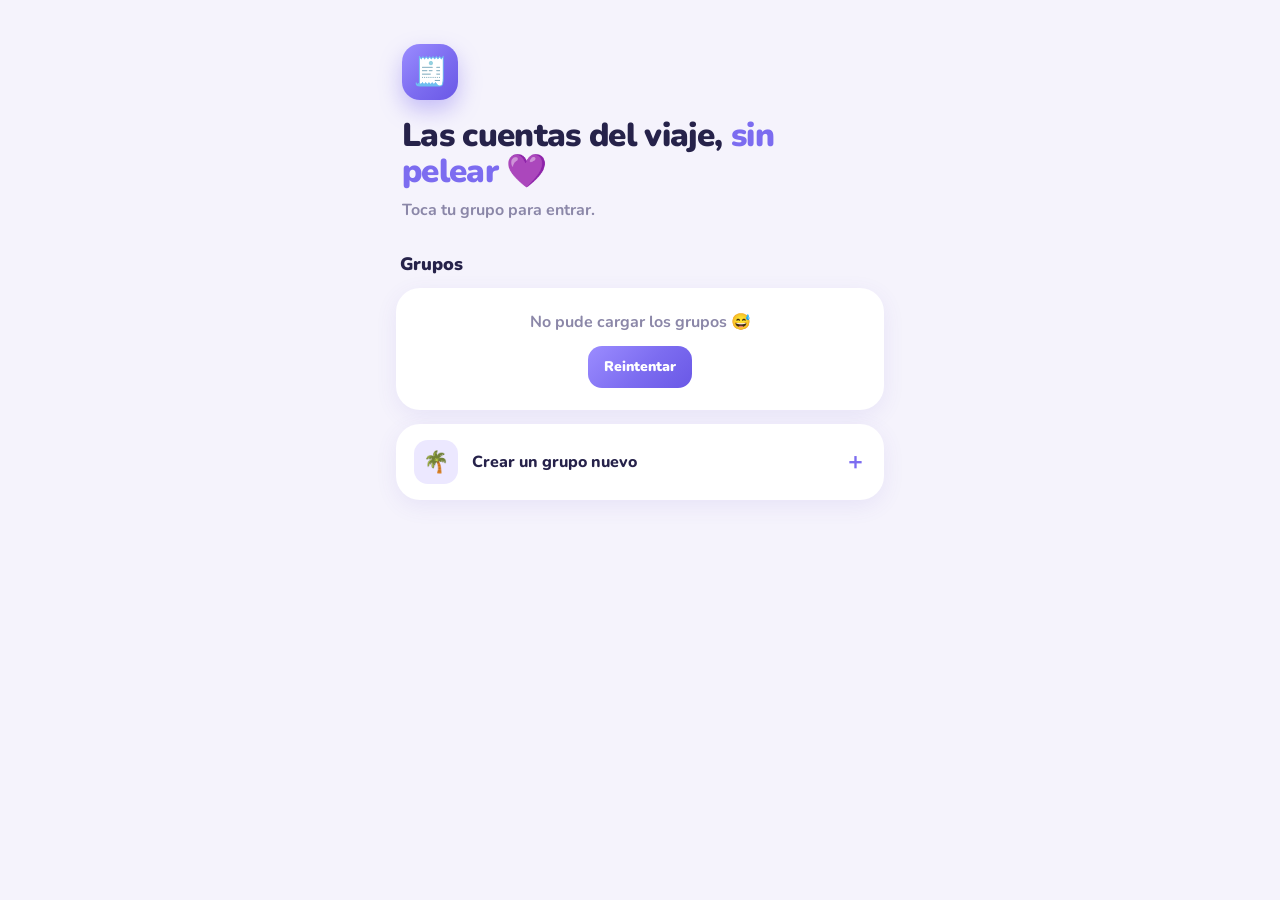
<file: viaje/index.html>
<!DOCTYPE html>
<html lang="es">
<head>
<meta charset="utf-8">
<meta name="viewport" content="width=device-width, initial-scale=1, viewport-fit=cover">
<meta name="robots" content="noindex, nofollow">
<meta name="theme-color" content="#f5f3fc">
<title>Cuentas del viaje</title>
<link rel="apple-touch-icon" href="icon-180.png">
<link rel="icon" type="image/png" href="icon-192.png">
<link rel="manifest" href="manifest.webmanifest">
<meta name="apple-mobile-web-app-capable" content="yes">
<meta name="mobile-web-app-capable" content="yes">
<meta name="apple-mobile-web-app-title" content="Cuentas">
<meta name="apple-mobile-web-app-status-bar-style" content="default">
<link rel="preconnect" href="https://fonts.googleapis.com">
<link rel="preconnect" href="https://fonts.gstatic.com" crossorigin>
<link href="https://fonts.googleapis.com/css2?family=Nunito:wght@600;700;800;900&display=swap" rel="stylesheet">
<style>
:root{--ink:#26224a;--mut:#8b87a8;--bg:#f5f3fc;--card:#fff;--line:#eeeaf8;--violet:#7c6cf0;--ok:#16a06a;--debe:#e2563b;--grad:linear-gradient(135deg,#9b8cff 0%,#7c6cf0 55%,#6a58e6 100%);--sh:0 6px 22px rgba(100,80,200,.09)}
*{box-sizing:border-box;-webkit-tap-highlight-color:transparent}
html,body{margin:0;background:var(--bg);color:var(--ink);font-family:"Nunito",-apple-system,BlinkMacSystemFont,"Segoe UI",Roboto,Helvetica,Arial,sans-serif;font-size:16px;-webkit-font-smoothing:antialiased}
body{padding-bottom:calc(120px + env(safe-area-inset-bottom))}
button{font-family:inherit}
.wrap{max-width:520px;margin:0 auto;padding:0 16px}
h2{font-size:18px;font-weight:900;margin:0 0 12px}
h3{font-size:22px;font-weight:900;margin:2px 0 6px;letter-spacing:-.01em}
.sub{color:var(--mut);margin:0 0 16px;line-height:1.45;font-weight:600}
.card{background:var(--card);border-radius:24px;padding:18px;margin-bottom:14px;box-shadow:var(--sh)}
input,select{width:100%;font:inherit;font-weight:700;font-size:16px;padding:14px 16px;border:2px solid var(--line);border-radius:16px;background:#fff;color:var(--ink);margin-bottom:10px;outline:none;transition:border-color .15s}
input:focus,select:focus{border-color:var(--violet)}
input::placeholder{color:#b9b5cc;font-weight:600}
label{display:block;font-size:12px;font-weight:900;color:var(--mut);margin:8px 0 8px;text-transform:uppercase;letter-spacing:.07em}
.btn{display:flex;align-items:center;justify-content:center;gap:8px;width:100%;min-height:54px;border:0;border-radius:18px;background:var(--grad);color:#fff;font-weight:900;font-size:17px;cursor:pointer;box-shadow:0 8px 18px rgba(124,108,240,.35);transition:transform .1s}
.btn:active{transform:scale(.97)}
.btn:disabled{opacity:.5}
.btn.ghost{background:#fff;color:var(--violet);border:2px solid #e3dcff;box-shadow:none}
.btn.soft{background:#efecfb;color:var(--ink);box-shadow:none}
.btn.small{min-height:42px;width:auto;padding:0 16px;font-size:14px;border-radius:14px;box-shadow:none}
.btn.danger{background:#e2563b;box-shadow:0 8px 18px rgba(226,86,59,.3)}
.gap{height:10px}
/* inicio */
.welcome{padding:calc(44px + env(safe-area-inset-top)) 6px 8px}
.welcome .logo{width:56px;height:56px;border-radius:18px;background:var(--grad);display:grid;place-items:center;font-size:28px;box-shadow:0 10px 22px rgba(124,108,240,.4);margin-bottom:18px}
.welcome h1{font-size:33px;font-weight:900;margin:0 0 8px;letter-spacing:-.02em;line-height:1.1}
.welcome h1 span{color:var(--violet)}
.welcome p{margin:0 0 16px;color:var(--mut);line-height:1.45;font-weight:700}
.feats{display:flex;flex-direction:column;gap:12px;margin:4px 0 20px}
.feat{display:flex;align-items:center;gap:14px}
.feat .tile{width:48px;height:48px;border-radius:16px;display:grid;place-items:center;font-size:22px;flex:none}
.feat b{display:block;font-weight:900}.feat small{color:var(--mut);font-weight:700}
.tile{display:grid;place-items:center}
/* grupo */
.topbar{display:flex;justify-content:space-between;align-items:center;padding-top:calc(14px + env(safe-area-inset-top))}
.topr{display:flex;gap:10px}
.rbtn{width:46px;height:46px;border-radius:50%;border:0;background:#fff;box-shadow:var(--sh);font-size:19px;cursor:pointer;color:var(--ink);font-weight:900}
.rbtn:active{transform:scale(.94)}
.greet{margin-top:18px;color:var(--mut);font-weight:800;font-size:15px}
.gtitle{font-size:31px;font-weight:900;letter-spacing:-.02em;line-height:1.1;margin:2px 0 10px}
.gmeta{display:flex;align-items:center;gap:10px;color:var(--mut);font-weight:700;font-size:14px;flex-wrap:wrap}
.code{background:#ece8ff;border-radius:11px;padding:5px 10px;font-weight:900;letter-spacing:.14em;font-size:13.5px;color:var(--violet)}
.hero2{position:relative;overflow:hidden;background:var(--grad);color:#fff;border-radius:30px;padding:20px;margin:16px 0 18px;box-shadow:0 16px 32px rgba(124,108,240,.4)}
.hero2:before,.hero2:after{content:"";position:absolute;border-radius:50%;background:#ffffff1c}
.hero2:before{width:160px;height:160px;right:-46px;top:-56px}
.hero2:after{width:110px;height:110px;right:46px;bottom:-66px}
.hk{font-size:13px;font-weight:800;opacity:.85;position:relative;z-index:1}
.htot{font-size:40px;font-weight:900;letter-spacing:-.02em;margin:2px 0 14px;position:relative;z-index:1}
.hpill{display:inline-flex;align-items:center;gap:8px;background:#ffffff30;border-radius:16px;padding:10px 14px;font-weight:800;font-size:15px;position:relative;z-index:1;cursor:default}
.havs{position:absolute;right:18px;top:18px;display:flex;z-index:1}
.havs>*+*{margin-left:-9px}
.av{display:inline-flex;align-items:center;justify-content:center;border-radius:50%;font-weight:900;color:var(--ink);border:2.5px solid #fff;flex:none}
.avp{display:inline-flex;flex:none}
.avp .av+.av{margin-left:-11px}
.fchips{display:flex;gap:8px;overflow-x:auto;margin:0 -16px 14px;padding:0 16px 4px;scrollbar-width:none}
.fchips::-webkit-scrollbar{display:none}
.fc{border:0;background:#fff;border-radius:16px;padding:10px 15px;font-weight:800;font-size:14px;white-space:nowrap;color:var(--mut);box-shadow:0 2px 8px rgba(100,80,200,.07);cursor:pointer}
.fc.on{background:var(--ink);color:#fff}
.gasto{display:flex;align-items:center;gap:12px;padding:14px;background:#fff;border-radius:22px;margin-bottom:10px;box-shadow:0 4px 14px rgba(100,80,200,.07);cursor:pointer;transition:transform .1s}
.gasto:active{transform:scale(.98)}
.gasto .em{width:48px;height:48px;border-radius:16px;display:grid;place-items:center;font-size:24px;flex:none}
.gasto .mid{flex:1;min-width:0}
.gasto .d{font-weight:900;overflow:hidden;text-overflow:ellipsis;white-space:nowrap}
.gasto .s{color:var(--mut);font-size:13px;font-weight:700;margin-top:2px}
.gasto .m{text-align:right;font-weight:900;font-size:17px;white-space:nowrap}
.gasto .m small{display:block;font-size:12px;font-weight:800;margin-top:2px;color:var(--violet)}
.empty{text-align:center;color:var(--mut);padding:34px 14px;line-height:1.5;font-weight:700}
.empty .big{font-size:46px;display:block;margin-bottom:6px}
.stats{display:flex;gap:10px;margin-bottom:14px}
.stat{flex:1;background:#fff;border-radius:20px;padding:13px 12px;box-shadow:var(--sh)}
.stat small{display:block;color:var(--mut);font-size:11.5px;font-weight:800;margin-bottom:2px}
.stat b{font-size:17px;font-weight:900}
.brow{margin-bottom:15px}.brow:last-child{margin-bottom:0}
.bl{display:flex;justify-content:space-between;align-items:center;font-weight:800;margin-bottom:7px;font-size:14.5px;gap:8px}
.bl .who{display:flex;align-items:center;gap:8px;min-width:0}
.bar{height:12px;border-radius:9px;background:repeating-linear-gradient(135deg,#eeeaf9 0 6px,#f6f4fd 6px 12px);overflow:hidden}
.bar i{display:block;height:100%;border-radius:9px}
.nav{position:fixed;left:50%;transform:translateX(-50%);bottom:0;width:100%;max-width:560px;z-index:6;background:#fff;border-radius:28px 28px 0 0;box-shadow:0 -8px 28px rgba(100,80,200,.13);display:flex;align-items:center;justify-content:space-around;padding:10px 8px calc(12px + env(safe-area-inset-bottom))}
.nb{flex:1;border:0;background:none;display:flex;flex-direction:column;align-items:center;gap:3px;font-size:22px;cursor:pointer;padding:4px 0;filter:grayscale(1);opacity:.5}
.nb span{font-size:11.5px;font-weight:800;color:var(--ink)}
.nb.on{filter:none;opacity:1}
.nb.on span{color:var(--violet)}
.navplus{width:60px;height:60px;border-radius:50%;border:0;background:var(--grad);color:#fff;font-size:34px;font-weight:600;margin:-34px 4px 0;box-shadow:0 12px 24px rgba(124,108,240,.55);cursor:pointer;flex:none;line-height:1}
.navplus:active{transform:scale(.94)}
.mi{display:flex;align-items:center;gap:14px;width:100%;background:#f8f6ff;border:0;border-radius:20px;padding:12px 14px;margin-bottom:10px;font-weight:800;font-size:16px;color:var(--ink);cursor:pointer;text-align:left}
.mi .tile{width:44px;height:44px;border-radius:14px;font-size:21px;background:#ece8ff;flex:none}
.ov{position:fixed;inset:0;background:#26224a99;z-index:20;display:flex;align-items:flex-end;justify-content:center;animation:fade .2s}
.sh{background:#fff;width:100%;max-width:520px;max-height:92vh;overflow:auto;border-radius:30px 30px 0 0;padding:12px 18px calc(22px + env(safe-area-inset-bottom));animation:up .25s ease-out}
.sh:before{content:"";display:block;width:42px;height:5px;border-radius:9px;background:#e6e1f3;margin:0 auto 14px}
@keyframes up{from{transform:translateY(40px);opacity:.4}to{transform:none;opacity:1}}
@keyframes fade{from{opacity:0}to{opacity:1}}
.money{position:relative}
.money span{position:absolute;left:18px;top:13px;font-weight:900;font-size:24px;color:var(--violet)}
.money input{padding-left:40px;font-size:28px;font-weight:900;letter-spacing:-.01em}
.chips{display:flex;flex-wrap:wrap;gap:8px;margin-bottom:10px}
.chip{display:inline-flex;align-items:center;gap:7px;border:2px solid var(--line);background:#fff;border-radius:999px;padding:8px 14px;font-size:15px;font-weight:800;cursor:pointer;color:var(--ink)}
.chip.on{background:#f1eefc;border-color:var(--violet);color:#4b3fb8}
.chip .av{border:0}
.seg{display:flex;gap:6px;margin-bottom:12px;background:#f1eefc;border-radius:16px;padding:4px}
.seg button{flex:1;border:0;background:transparent;border-radius:12px;padding:10px 2px;font-weight:900;font-size:13.5px;cursor:pointer;color:var(--mut)}
.seg button.on{background:#fff;color:var(--ink);box-shadow:0 2px 8px rgba(100,80,200,.14)}
.prow{display:flex;align-items:center;gap:10px;margin-bottom:8px}
.prow .n{flex:1;font-weight:800;display:flex;align-items:center;gap:9px;min-width:0}
.prow input{width:120px;margin:0;text-align:right}
.resumen{background:#f6f3ff;border-radius:16px;padding:12px 14px;font-size:14px;font-weight:800;margin:8px 0 14px;line-height:1.4;color:#5a4fb0}
.resumen.bad{background:#ffece8;color:#c5402a}
.line{display:flex;align-items:center;justify-content:space-between;gap:10px;padding:11px 0;border-bottom:1px solid var(--line);font-weight:800}
.line:last-child{border-bottom:0}
.line .who{display:flex;align-items:center;gap:10px;min-width:0}
.pay{background:#fff;border-radius:22px;padding:14px;margin-bottom:10px;box-shadow:0 4px 14px rgba(100,80,200,.07)}
.pay .r{display:flex;align-items:center;gap:10px;margin-bottom:10px}
.pay .arrow{font-size:18px;color:var(--violet)}
.pay .t{flex:1;font-weight:800;line-height:1.3}
.pay .amt{font-weight:900;font-size:20px;color:var(--violet)}
.pos{color:var(--ok)}.neg{color:var(--debe)}
.toast{position:fixed;left:50%;transform:translateX(-50%);bottom:calc(104px + env(safe-area-inset-bottom));background:var(--ink);color:#fff;padding:13px 20px;border-radius:16px;z-index:40;font-weight:800;max-width:90%;text-align:center;box-shadow:0 10px 24px rgba(0,0,0,.25);animation:fade .2s}
.fine{color:var(--mut);font-size:13px;line-height:1.5;display:block;margin:6px 4px 0;font-weight:600}
.x{background:none;border:0;font-size:20px;cursor:pointer;padding:6px 10px}
.spin{text-align:center;padding:90px 0;color:var(--mut);font-weight:800}
.spin .big{font-size:42px;display:block;animation:bob 1s infinite alternate}
@keyframes bob{from{transform:translateY(0)}to{transform:translateY(-8px)}}
</style>
</head>
<body>
<div id="app"></div>
<div id="sheet"></div>
<div id="toast"></div>
<script>
(function(){
'use strict';
var API='https://kqrfcdfygskzhsdzzcze.supabase.co/rest/v1/rpc/';
var KEY='sb_publishable_KfkIr6TlW6ivuT5cD0g9Kg_EuZwDKJ9';
var CATS=[['🍽️','Comida','#ffe3ee'],['🛒','Mercado','#e1f6ea'],['🚗','Transporte','#e1ebff'],['🏨','Hospedaje','#f0e6ff'],['🎉','Plan','#fff0d4'],['💸','Otro','#eeeaf5']];
var COL=['#ffb3d1','#b7c9ff','#b6ecd0','#ffd9a0','#d6c4ff','#ffc2b3','#a8e6f0','#f7c6ff'];
var MESES=['ene','feb','mar','abr','may','jun','jul','ago','sep','oct','nov','dic'];
var app=document.getElementById('app'), sheetEl=document.getElementById('sheet'), toastEl=document.getElementById('toast');
var S={code:null,data:null,raw:'',me:null,tab:'gastos',filtro:'',link:''};
var F=null,P=null,armado={};

function esc(s){return String(s==null?'':s).replace(/[&<>"']/g,function(c){return {'&':'&amp;','<':'&lt;','>':'&gt;','"':'&quot;',"'":'&#39;'}[c];});}
function fmt(n){var neg=n<0;var s=String(Math.round(Math.abs(n))).replace(/\B(?=(\d{3})+(?!\d))/g,'.');return (neg?'-':'')+'$'+s;}
function ls(k,v){try{if(v===undefined)return localStorage.getItem(k);if(v===null)localStorage.removeItem(k);else localStorage.setItem(k,v);}catch(e){}return null;}
function toast(t){toastEl.innerHTML='<div class="toast">'+esc(t)+'</div>';clearTimeout(toast._t);toast._t=setTimeout(function(){toastEl.innerHTML='';},2800);}
function iso(x){return x.getFullYear()+'-'+String(x.getMonth()+1).padStart(2,'0')+'-'+String(x.getDate()).padStart(2,'0');}
function fecha(f){
  if(!f)return '';var t=new Date();
  if(f===iso(t))return 'hoy';
  if(f===iso(new Date(t.getTime()-864e5)))return 'ayer';
  var p=String(f).split('-');return parseInt(p[2],10)+' '+MESES[parseInt(p[1],10)-1];
}
function cat(c){for(var i=0;i<CATS.length;i++)if(CATS[i][1]===c)return CATS[i];return ['🧾','Otro','#eeeaf5'];}
function rpc(fn,args){
  return fetch(API+fn,{method:'POST',headers:{'apikey':KEY,'Content-Type':'application/json'},body:JSON.stringify(args||{})})
    .then(function(r){return r.text().then(function(t){var j=null;try{j=t?JSON.parse(t):null;}catch(e){}
      if(!r.ok)throw new Error((j&&j.message)||'No se pudo conectar. Revisa tu internet.');return j;});});
}

/* ---------- parejas = una sola cuenta ---------- */
function ctx(d){
  var map={},order=[],of={};
  d.miembros.forEach(function(m){
    var k=m.pareja||m.id;
    if(!map[k]){map[k]={key:k,ids:[],nombres:[],i:order.length};order.push(k);}
    map[k].ids.push(m.id);map[k].nombres.push(m.nombre);of[m.id]=map[k];
  });
  var U=order.map(function(k){var u=map[k];u.nombre=u.nombres.join(' y ');u.par=u.ids.length>1;return u;});
  return {U:U,of:of,hayPar:U.some(function(u){return u.par;})};
}
function av(name,ci,size){return '<span class="av" style="background:'+COL[ci%COL.length]+';width:'+size+'px;height:'+size+'px;font-size:'+Math.round(size*.45)+'px">'+esc(String(name||'?').trim().charAt(0).toUpperCase())+'</span>';}
function avU(u,size){
  if(u.ids.length===1)return av(u.nombres[0],u.i*2,size);
  return '<span class="avp">'+av(u.nombres[0],u.i*2,size)+av(u.nombres[1],u.i*2+1,size)+'</span>';
}
function nombre(d,id){for(var i=0;i<d.miembros.length;i++)if(d.miembros[i].id===id)return d.miembros[i].nombre;return '?';}
function calc(d,cx){
  var net={};cx.U.forEach(function(u){net[u.key]=0;});
  d.gastos.forEach(function(g){net[cx.of[g.pagador_id].key]+=g.monto;g.reparto.forEach(function(r){net[cx.of[r.miembro_id].key]-=r.monto;});});
  d.pagos.forEach(function(p){net[cx.of[p.de_id].key]+=p.monto;net[cx.of[p.para_id].key]-=p.monto;});
  return net;
}
function liquidar(net){
  var cr=[],de=[];
  Object.keys(net).forEach(function(k){if(net[k]>0)cr.push([k,net[k]]);else if(net[k]<0)de.push([k,-net[k]]);});
  cr.sort(function(a,b){return b[1]-a[1];});de.sort(function(a,b){return b[1]-a[1];});
  var i=0,j=0,out=[];
  while(i<de.length&&j<cr.length){
    var x=Math.min(de[i][1],cr[j][1]);
    out.push({de:de[i][0],para:cr[j][0],monto:x});
    de[i][1]-=x;cr[j][1]-=x;
    if(de[i][1]===0)i++;if(cr[j][1]===0)j++;
  }
  return out;
}
function byKey(cx,k){for(var i=0;i<cx.U.length;i++)if(cx.U[i].key===k)return cx.U[i];return null;}

/* ---------- inicio ---------- */
function emG(g){
  if(/pizza/i.test(g.nombre))return '🍕';
  var EM=['🌴','🏖️','🎉','🍹','🚗','✈️'],n=0;for(var i=0;i<g.codigo.length;i++)n+=g.codigo.charCodeAt(i);return EM[n%EM.length];
}
function home(){
  S.code=null;S.data=null;S.raw='';
  app.innerHTML='<main class="wrap"><div class="welcome"><div class="logo">🧾</div><h1>Las cuentas del viaje, <span>sin pelear</span> 💜</h1><p>Toca tu grupo para entrar.</p></div>'+
  '<h2 style="margin:6px 4px 12px">Grupos</h2><div id="glist"><div class="card empty" style="padding:22px">Buscando grupos…</div></div>'+
  '<div class="card" style="margin-top:6px;padding:4px"><button class="mi" data-a="togglecrear" style="margin:0;background:none"><span class="tile">🌴</span><span style="flex:1">Crear un grupo nuevo</span><span id="chev" style="font-size:22px;color:var(--violet)">＋</span></button><div id="crearbox" style="display:none;padding:6px 14px 14px"><input id="gn" placeholder="Nombre (ej. Viaje a Cartagena)" maxlength="60">'+
  '<label>Quiénes van</label><div id="nm"><input class="pn" placeholder="Tú" maxlength="30"><input class="pn" placeholder="Persona 2" maxlength="30"><input class="pn" placeholder="Persona 3" maxlength="30"><input class="pn" placeholder="Persona 4" maxlength="30"></div>'+
  '<button class="btn ghost" id="addn" style="margin-bottom:10px">+ Otra persona</button><button class="btn" id="crear">Crear grupo</button>'+
  '<small class="fine">Después podrás unir a las parejas para que cuenten como una sola cuenta.</small></div></div></main>';
  cargarGrupos();
  document.getElementById('addn').onclick=function(){var i=document.createElement('input');i.className='pn';i.placeholder='Otra persona';i.maxLength=30;document.getElementById('nm').appendChild(i);i.focus();};
  document.getElementById('crear').onclick=function(){
    var n=document.getElementById('gn').value.trim();
    var ms=[].slice.call(document.querySelectorAll('.pn')).map(function(x){return x.value.trim();}).filter(Boolean);
    if(!n)return toast('Ponle nombre al grupo');
    if(ms.length<2)return toast('Pon al menos 2 personas');
    var b=this;b.disabled=true;
    rpc('viaje_crear_grupo',{p_nombre:n,p_miembros:ms}).then(function(r){abrir(r.codigo);}).catch(function(e){b.disabled=false;toast(e.message);});
  };
}
function cargarGrupos(){
  var PAST=['#ffe3ee','#e1ebff','#e1f6ea','#f0e6ff','#fff0d4'];
  rpc('viaje_listar_grupos').then(function(l){
    var box=document.getElementById('glist');if(!box||S.code)return;
    if(!l||!l.length){box.innerHTML='<div class="card empty" style="padding:22px">Aún no hay grupos. Crea el primero 👇</div>';return;}
    box.innerHTML=l.map(function(g,i){
      return '<div class="gasto" data-a="entrar" data-c="'+esc(g.codigo)+'"><div class="em" style="background:'+PAST[i%PAST.length]+'">'+emG(g)+'</div><div class="mid"><div class="d">'+esc(g.nombre)+'</div><div class="s">'+esc(g.miembros||'')+'</div></div>'+
        '<div class="m">'+fmt(g.total)+'<small>'+g.gastos+(g.gastos===1?' gasto':' gastos')+'</small></div></div>';
    }).join('');
  }).catch(function(e){
    var box=document.getElementById('glist');if(!box)return;
    box.innerHTML='<div class="card empty" style="padding:22px">No pude cargar los grupos 😅<br><button class="btn small" style="margin:12px auto 0" data-a="recargar">Reintentar</button></div>';
  });
}

function abrir(code){
  app.innerHTML='<div class="spin"><span class="big">🧾</span>Cargando…</div>';
  rpc('viaje_estado',{p_codigo:code}).then(function(d){
    if(!d){toast('No encontré ese código');ls('viaje.code',null);try{history.replaceState(null,'',location.pathname);}catch(e){}return home();}
    S.code=d.grupo.codigo;S.data=d;S.raw=JSON.stringify(d);S.tab='gastos';
    ls('viaje.code',S.code);try{history.replaceState(null,'','#'+S.code);}catch(e){}
    var me=ls('viaje.me.'+S.code);
    S.me=(me&&d.miembros.some(function(m){return m.id===me;}))?me:null;
    grupo();arranque();
  }).catch(function(e){
    app.innerHTML='<main class="wrap" style="padding-top:40px"><div class="card"><h2>Ay, no cargó 😅</h2><p class="sub">'+esc(e.message)+'</p><button class="btn" id="re">Reintentar</button><div class="gap"></div><button class="btn soft" id="sal">Volver al inicio</button></div></main>';
    document.getElementById('re').onclick=function(){abrir(code);};
    document.getElementById('sal').onclick=function(){ls('viaje.code',null);home();};
  });
}
function arranque(){
  var d=S.data,cx=ctx(d);
  if(!cx.hayPar&&d.miembros.length>=3&&ls('viaje.pp.skip.'+S.code)!=='1')return parejasSheet();
  maybeYo();
}
function maybeYo(){if(!S.me&&ls('viaje.me.skip.'+S.code)!=='1')preguntarYo();}
function refrescar(){
  return rpc('viaje_estado',{p_codigo:S.code}).then(function(d){
    if(!d)return;var raw=JSON.stringify(d);
    if(raw!==S.raw){S.raw=raw;S.data=d;grupo();}
  });
}

/* ---------- pantalla del grupo ---------- */
function grupo(){
  var d=S.data,cx=ctx(d),net=calc(d,cx),y=window.scrollY;
  var total=d.gastos.reduce(function(a,g){return a+g.monto;},0);
  var np=cx.U.filter(function(u){return u.par;}).length;
  var sub=d.miembros.length+' personas'+(np?' · '+np+(np===1?' pareja':' parejas'):'');
  var pill;
  if(S.me){
    var mu=cx.of[S.me],v=net[mu.key],pl=mu.par;
    if(v>0)pill='💰 '+(pl?'Les deben ':'Te deben ')+'<b>'+fmt(v)+'</b>';
    else if(v<0)pill='💸 '+(pl?'Ustedes deben ':'Tú debes ')+'<b>'+fmt(-v)+'</b>';
    else pill='🎉 '+(pl?'Ustedes están ':'Estás ')+'a paz y salvo';
  }else pill='👀 Toca <b>Grupo → ¿Quién eres?</b>';
  var avs=cx.U.slice(0,4).map(function(u){return avU(u,36);}).join('');
  var h='<main class="wrap"><div class="topbar"><button class="rbtn" data-a="salir" aria-label="Ver todos los grupos">←</button><div class="topr"><button class="rbtn" data-a="parejas" aria-label="Parejas">💞</button><button class="rbtn" data-a="invitar" aria-label="Invitar">📲</button></div></div>'+
    '<div class="greet">'+(S.me?'Hola, '+esc(nombre(d,S.me))+' 👋':'Hola 👋')+'</div><div class="gtitle">'+esc(d.grupo.nombre)+'</div>'+
    '<div class="gmeta"><span class="code">'+esc(d.grupo.codigo)+'</span><span>'+esc(sub)+'</span></div>'+
    '<div class="hero2"><div class="havs">'+avs+'</div><div class="hk">Total del viaje</div><div class="htot">'+fmt(total)+'</div><div class="hpill">'+pill+'</div></div>';
  h+=S.tab==='gastos'?vistaGastos(d,cx):(S.tab==='saldos'?vistaSaldos(d,cx,net):vistaResumen(d,cx,total));
  h+='</main><nav class="nav">'+
    '<button class="nb'+(S.tab==='gastos'?' on':'')+'" data-a="tab" data-t="gastos">🧾<span>Gastos</span></button>'+
    '<button class="nb'+(S.tab==='saldos'?' on':'')+'" data-a="tab" data-t="saldos">⚖️<span>Saldos</span></button>'+
    '<button class="navplus" data-a="nuevo" aria-label="Anotar gasto">＋</button>'+
    '<button class="nb'+(S.tab==='resumen'?' on':'')+'" data-a="tab" data-t="resumen">📊<span>Resumen</span></button>'+
    '<button class="nb" data-a="grupo">👥<span>Grupo</span></button></nav>';
  app.innerHTML=h;
  window.scrollTo(0,y);
}

function vistaGastos(d,cx){
  if(!d.gastos.length)return '<div class="card empty"><span class="big">🍕</span>Todavía no hay gastos.<br>Toca el <b>＋</b> y anota el primero.</div>';
  var presentes={};d.gastos.forEach(function(g){presentes[g.categoria||'Otro']=1;});
  var h='<div class="fchips"><button class="fc'+(S.filtro?'':' on')+'" data-a="filtro" data-c="">Todos</button>'+
    CATS.filter(function(c){return presentes[c[1]];}).map(function(c){return '<button class="fc'+(S.filtro===c[1]?' on':'')+'" data-a="filtro" data-c="'+c[1]+'">'+c[0]+' '+c[1]+'</button>';}).join('')+'</div>';
  var lista=d.gastos.filter(function(g){return !S.filtro||(g.categoria||'Otro')===S.filtro;});
  lista.forEach(function(g){
    var c=cat(g.categoria),mia=null;
    if(S.me){var mu=cx.of[S.me];mia=0;g.reparto.forEach(function(r){if(cx.of[r.miembro_id].key===mu.key)mia+=r.monto;});}
    h+='<div class="gasto" data-a="gasto" data-id="'+esc(g.id)+'"><div class="em" style="background:'+c[2]+'">'+c[0]+'</div><div class="mid"><div class="d">'+esc(g.descripcion)+'</div><div class="s">Pagó '+esc(nombre(d,g.pagador_id))+' · '+fecha(g.fecha)+'</div></div>'+
       '<div class="m">'+fmt(g.monto)+(S.me?'<small>'+(mia>0?(cx.of[S.me].par?'les toca ':'te toca ')+fmt(mia):'no entras')+'</small>':'')+'</div></div>';
  });
  return h;
}

function vistaSaldos(d,cx,net){
  var sug=liquidar(net),h='';
  h+='<h2 style="margin:4px 4px 12px">Para quedar a mano</h2>';
  if(!sug.length)h+='<div class="card empty"><span class="big">✅</span>Todo cuadrado, nadie debe nada.</div>';
  sug.forEach(function(s,i){
    var a=byKey(cx,s.de),b=byKey(cx,s.para);
    h+='<div class="pay"><div class="r">'+avU(a,38)+'<span class="arrow">➜</span>'+avU(b,38)+'<div class="t"><b>'+esc(a.nombre)+'</b> '+(a.par?'le pagan':'le paga')+' a <b>'+esc(b.nombre)+'</b></div></div>'+
       '<div class="r" style="margin:0;justify-content:space-between"><span class="amt">'+fmt(s.monto)+'</span><button class="btn small" data-a="pagado" data-i="'+i+'">Ya pagaron ✓</button></div></div>';
  });
  h+='<small class="fine" style="margin-bottom:16px">Cuando paguen, toca "Ya pagaron" para descontarlo. La plata se mueve por fuera (Nequi, efectivo…).</small>';
  h+='<div class="card"><h2>Saldo de cada cuenta</h2>';
  cx.U.forEach(function(u){var v=net[u.key];h+='<div class="line"><span class="who">'+avU(u,34)+'<span>'+esc(u.nombre)+'</span></span><b class="'+(v>0?'pos':(v<0?'neg':''))+'">'+(v>0?'+ '+fmt(v):(v<0?'− '+fmt(-v):'al día'))+'</b></div>';});
  h+='</div>';
  if(d.pagos.length){
    h+='<div class="card"><h2>Pagos registrados</h2>';
    d.pagos.forEach(function(p){h+='<div class="line"><span>'+esc(nombre(d,p.de_id))+' ➜ '+esc(nombre(d,p.para_id))+' · <b>'+fmt(p.monto)+'</b></span><button class="x" data-a="borrarpago" data-id="'+esc(p.id)+'" aria-label="Borrar pago">🗑️</button></div>';});
    h+='</div>';
  }
  h+='<div class="card"><h2>¿Se une alguien más?</h2><div style="display:flex;gap:8px"><input id="nuevom" placeholder="Nombre" maxlength="30" style="margin:0"><button class="btn small" data-a="addm" style="min-height:52px">Agregar</button></div></div>';
  return h;
}

function vistaResumen(d,cx,total){
  if(!d.gastos.length)return '<div class="card empty"><span class="big">📊</span>Cuando anoten gastos, aquí verán en qué se fue la plata.</div>';
  var porU={},porC={};
  d.gastos.forEach(function(g){var k=cx.of[g.pagador_id].key;porU[k]=(porU[k]||0)+g.monto;var c=g.categoria||'Otro';porC[c]=(porC[c]||0)+g.monto;});
  var n=d.gastos.length,pp=total/d.miembros.length;
  var h='<div class="stats"><div class="stat"><small>Gastos</small><b>'+n+'</b></div><div class="stat"><small>Promedio</small><b>'+fmt(total/n)+'</b></div><div class="stat"><small>Por persona</small><b>'+fmt(pp)+'</b></div></div>';
  h+='<div class="card"><h2>¿Quién ha puesto más?</h2>';
  cx.U.slice().sort(function(a,b){return (porU[b.key]||0)-(porU[a.key]||0);}).forEach(function(u){
    var v=porU[u.key]||0,p=Math.round(v*100/total);
    h+='<div class="brow"><div class="bl"><span class="who">'+avU(u,28)+'<span>'+esc(u.nombre)+'</span></span><span>'+fmt(v)+' · '+p+'%</span></div><div class="bar"><i style="width:'+p+'%;background:'+COL[(u.i*2)%COL.length]+'"></i></div></div>';
  });
  h+='</div><div class="card"><h2>¿En qué se fue la plata?</h2>';
  CATS.filter(function(c){return porC[c[1]];}).sort(function(a,b){return porC[b[1]]-porC[a[1]];}).forEach(function(c){
    var v=porC[c[1]],p=Math.round(v*100/total);
    h+='<div class="brow"><div class="bl"><span class="who"><span class="tile" style="width:30px;height:30px;border-radius:10px;background:'+c[2]+'">'+c[0]+'</span><span>'+c[1]+'</span></span><span>'+fmt(v)+' · '+p+'%</span></div><div class="bar"><i style="width:'+p+'%;background:#9b8cff"></i></div></div>';
  });
  return h+'</div>';
}

function grupoSheet(){
  abrirSheet('<h3>Grupo 👥</h3><p class="sub">'+esc(S.data.grupo.nombre)+' · código <b>'+esc(S.code)+'</b></p>'+
    '<button class="mi" data-a="invitar"><span class="tile">📲</span>Invitar por WhatsApp</button>'+
    '<button class="mi" data-a="parejas"><span class="tile">💞</span>Parejas</button>'+
    '<button class="mi" data-a="yo"><span class="tile">👤</span>¿Quién eres?</button>'+
    '<button class="mi" data-a="salir"><span class="tile">🚪</span>Ver todos los grupos</button>');
}

/* ---------- hojas ---------- */
function abrirSheet(html){sheetEl.innerHTML='<div class="ov" id="ov"><div class="sh">'+html+'</div></div>';document.getElementById('ov').addEventListener('click',function(e){if(e.target.id==='ov')cerrarSheet();});}
function cerrarSheet(){sheetEl.innerHTML='';}

function preguntarYo(){
  var d=S.data,cx=ctx(d),h='<h3>¿Quién eres tú? 👋</h3><p class="sub">Así te muestro tu saldo y te pongo de pagador por defecto.</p>';
  d.miembros.forEach(function(m){var u=cx.of[m.id];h+='<button class="btn ghost" style="margin-bottom:10px;justify-content:flex-start;padding-left:18px" data-a="soyyo" data-id="'+esc(m.id)+'">'+av(m.nombre,u.i*2+(u.ids.indexOf(m.id)),34)+' '+esc(m.nombre)+'</button>';});
  h+='<button class="btn soft" data-a="soloveo">Solo estoy mirando</button>';
  abrirSheet(h);
}

function invitar(){
  var link=location.origin+location.pathname+'#'+S.code;
  var msg='Entra a las cuentas de "'+S.data.grupo.nombre+'": '+link+'\nCódigo: '+S.code;
  S.link=link;
  abrirSheet('<h3>Invitar al grupo 📲</h3><p class="sub">Mándales el link por WhatsApp. Al abrirlo eligen quiénes son y ya.</p>'+
    '<a class="btn" style="text-decoration:none" target="_blank" rel="noopener" href="https://wa.me/?text='+encodeURIComponent(msg)+'">Enviar por WhatsApp</a><div class="gap"></div>'+
    '<button class="btn ghost" data-a="copiar">Copiar link</button>'+
    '<div class="resumen" style="word-break:break-all;margin-top:12px">'+esc(link)+'<br>Código: <b>'+esc(S.code)+'</b></div>'+
    '<button class="btn soft" data-a="cerrar">Cerrar</button>');
}

/* ---------- parejas ---------- */
function parejasSheet(){
  var d=S.data;P={};
  d.miembros.forEach(function(m){P[m.id]='';});
  d.miembros.forEach(function(m){if(m.pareja)d.miembros.forEach(function(o){if(o.id!==m.id&&o.pareja===m.pareja)P[m.id]=o.id;});});
  abrirSheet('<h3>💞 ¿Quién va con quién?</h3><p class="sub">Si se dividen los gastos por pareja, únanlas aquí. Cada pareja cuenta como una sola cuenta: si paga uno, el otro no le debe nada.</p>'+
    '<div id="pl"></div><div class="gap"></div><button class="btn" data-a="pguardar">Guardar</button><div class="gap"></div><button class="btn soft" data-a="psaltar">No, cada quien por su lado</button>');
  dibujarP();
}
function dibujarP(){
  var d=S.data,cx=ctx(d);
  document.getElementById('pl').innerHTML=d.miembros.map(function(m,i){
    var opts='<option value="">Va solo/a</option>'+d.miembros.filter(function(o){return o.id!==m.id;}).map(function(o){return '<option value="'+esc(o.id)+'"'+(P[m.id]===o.id?' selected':'')+'>Va con '+esc(o.nombre)+'</option>';}).join('');
    return '<div class="prow"><div class="n">'+av(m.nombre,cx.of[m.id].i*2+cx.of[m.id].ids.indexOf(m.id),34)+'<span>'+esc(m.nombre)+'</span></div><select data-pid="'+esc(m.id)+'" style="margin:0;width:165px">'+opts+'</select></div>';
  }).join('');
  [].slice.call(document.querySelectorAll('#pl select')).forEach(function(s){
    s.addEventListener('change',function(){setP(s.getAttribute('data-pid'),s.value);});
  });
}
function setP(a,b){
  if(P[a])P[P[a]]='';
  if(b){if(P[b])P[P[b]]='';P[b]=a;}
  P[a]=b;dibujarP();
}
function guardarParejas(){
  var seen={},pairs=[];
  Object.keys(P).forEach(function(a){var b=P[a];if(b&&!seen[a]&&!seen[b]){seen[a]=seen[b]=1;pairs.push([a,b]);}});
  rpc('viaje_definir_parejas',{p_codigo:S.code,p_parejas:pairs}).then(function(){
    ls('viaje.pp.skip.'+S.code,'1');cerrarSheet();toast(pairs.length?'Parejas guardadas 💞':'Listo');S.raw='';return refrescar();
  }).then(maybeYo).catch(function(e){toast(e.message);});
}

/* ---------- nuevo gasto ---------- */
function nuevoGasto(){
  var d=S.data,cx=ctx(d);
  F={desc:'',monto:0,cat:'Comida',pagador:S.me||d.miembros[0].id,modo:'igual',sel:{},vals:{}};
  cx.U.forEach(function(u){F.sel[u.key]=true;});
  var h='<h3>Nuevo gasto 🧾</h3><input id="fd" placeholder="¿En qué se gastó? (ej. Almuerzo)" maxlength="80" autocomplete="off">'+
    '<div class="money"><span>$</span><input id="fm" inputmode="numeric" placeholder="0" autocomplete="off"></div>'+
    '<label>Categoría</label><div class="chips" id="fc">'+CATS.map(function(c){return '<button class="chip'+(c[1]===F.cat?' on':'')+'" data-a="cat" data-c="'+c[1]+'">'+c[0]+' '+c[1]+'</button>';}).join('')+'</div>'+
    '<label>¿Quién pagó?</label><select id="fp">'+d.miembros.map(function(m){return '<option value="'+esc(m.id)+'"'+(m.id===F.pagador?' selected':'')+'>'+esc(m.nombre)+'</option>';}).join('')+'</select>'+
    '<label>¿Cómo se divide?</label><div class="seg" id="fmode"><button data-a="modo" data-m="igual" class="on">'+(cx.hayPar?'Por parejas':'Igual')+'</button><button data-a="modo" data-m="exacto">Exacto</button><button data-a="modo" data-m="pct">%</button><button data-a="modo" data-m="partes">Partes</button></div>'+
    '<div id="split"></div><div class="resumen" id="resumen"></div>'+
    '<button class="btn" id="guardar" data-a="guardar">Guardar gasto</button><div class="gap"></div><button class="btn soft" data-a="cerrar">Cancelar</button>';
  abrirSheet(h);
  var fm=document.getElementById('fm');
  fm.addEventListener('input',function(){var n=parseInt(fm.value.replace(/\D/g,''),10)||0;F.monto=n;fm.value=n?String(n).replace(/\B(?=(\d{3})+(?!\d))/g,'.'):'';upd();});
  document.getElementById('fd').addEventListener('input',function(e){F.desc=e.target.value;});
  document.getElementById('fp').addEventListener('change',function(e){F.pagador=e.target.value;});
  dibujarSplit();upd();
  setTimeout(function(){var f=document.getElementById('fd');if(f)f.focus();},60);
}
function dibujarSplit(){
  var d=S.data,cx=ctx(d),box=document.getElementById('split'),h='';
  if(F.modo==='igual'){
    h='<div class="chips">'+cx.U.map(function(u){return '<button class="chip'+(F.sel[u.key]?' on':'')+'" data-a="sel" data-k="'+esc(u.key)+'">'+avU(u,24)+esc(u.nombre)+'</button>';}).join('')+'</div>';
  }else{
    var ph=F.modo==='exacto'?'$ 0':(F.modo==='pct'?'0 %':'1');
    h=cx.U.map(function(u){
      var v=F.vals[u.key]!==undefined?F.vals[u.key]:(F.modo==='partes'?'1':'');
      return '<div class="prow"><div class="n">'+avU(u,30)+'<span>'+esc(u.nombre)+'</span></div><input data-vid="'+esc(u.key)+'" inputmode="'+(F.modo==='exacto'?'numeric':'decimal')+'" placeholder="'+ph+'" value="'+esc(v)+'"></div>';
    }).join('');
  }
  box.innerHTML=h;
  [].slice.call(box.querySelectorAll('input[data-vid]')).forEach(function(inp){
    inp.addEventListener('input',function(){F.vals[inp.getAttribute('data-vid')]=inp.value;upd();});
  });
}
function repartir(){
  var d=S.data,cx=ctx(d),T=F.monto,i;
  if(!T)return {msg:'Pon el monto'};
  function proporcional(pesos){
    var W=pesos.reduce(function(a,p){return a+p.w;},0);if(!W)return null;
    var out=pesos.map(function(p){return {u:p.u,monto:Math.floor(T*p.w/W)};});
    var rest=T-out.reduce(function(a,p){return a+p.monto;},0);
    for(i=0;rest>0&&i<out.length;i=(i+1)%out.length){out[i].monto+=1;rest--;}
    return out;
  }
  function aMiembros(ua){
    var out=[];
    ua.forEach(function(x){
      var n=x.u.ids.length,base=Math.floor(x.monto/n),rest=x.monto-base*n;
      x.u.ids.forEach(function(id,k){var m=base+(k<rest?1:0);if(m>0)out.push({miembro_id:id,monto:m});});
    });
    return out;
  }
  if(F.modo==='igual'){
    var sel=cx.U.filter(function(u){return F.sel[u.key];});
    if(!sel.length)return {msg:'Escoge al menos una cuenta'};
    var ua=proporcional(sel.map(function(u){return {u:u,w:1};}));
    var porU=T/sel.length;
    return {list:aMiembros(ua),info:(cx.hayPar?'Cada pareja/persona: ':'Cada uno: ')+fmt(porU)+(cx.hayPar&&sel.some(function(u){return u.par;})?' (cada integrante de pareja: '+fmt(porU/2)+')':'')};
  }
  if(F.modo==='exacto'){
    var s=0,ux=[];
    cx.U.forEach(function(u){var v=parseInt(String(F.vals[u.key]||'').replace(/\D/g,''),10)||0;s+=v;if(v>0)ux.push({u:u,monto:v});});
    if(s!==T)return {msg:s<T?'Faltan '+fmt(T-s)+' por asignar':'Te pasaste por '+fmt(s-T),bad:true};
    return {list:aMiembros(ux),info:'Cuadra perfecto ✅'};
  }
  var ws=[],tot=0;
  cx.U.forEach(function(u){
    var raw=F.vals[u.key];if(raw===undefined&&F.modo==='partes')raw='1';
    var v=parseFloat(String(raw||'').replace(',','.'))||0;
    if(v>0){ws.push({u:u,w:v});tot+=v;}
  });
  if(!ws.length)return {msg:'Pon los valores de cada una',bad:true};
  if(F.modo==='pct'&&Math.abs(tot-100)>0.01)return {msg:'Los porcentajes suman '+(Math.round(tot*100)/100)+'% (deben sumar 100%)',bad:true};
  return {list:aMiembros(proporcional(ws)),info:F.modo==='pct'?'Suma 100% ✅':'Total de partes: '+tot};
}
function upd(){
  var r=document.getElementById('resumen');if(!r||!F)return;
  var x=repartir();
  r.className='resumen'+(x.bad?' bad':'');
  r.textContent=x.list?x.info:(x.msg||'');
}
function guardar(){
  var x=repartir();
  if(!F.desc.trim())return toast('Falta la descripción');
  if(!x.list)return toast(x.msg||'Revisa el reparto');
  var b=document.getElementById('guardar');b.disabled=true;
  rpc('viaje_agregar_gasto',{p_codigo:S.code,p_descripcion:F.desc.trim(),p_monto:F.monto,p_pagador:F.pagador,p_reparto:x.list,p_categoria:F.cat})
    .then(function(){cerrarSheet();toast('Gasto guardado ✅');S.tab='gastos';S.raw='';return refrescar();})
    .catch(function(e){b.disabled=false;toast(e.message);});
}

/* ---------- detalle de gasto ---------- */
function detalle(id){
  var d=S.data,cx=ctx(d),g=d.gastos.filter(function(x){return x.id===id;})[0];if(!g)return;
  var c=cat(g.categoria),por={};
  g.reparto.forEach(function(r){var k=cx.of[r.miembro_id].key;por[k]=(por[k]||0)+r.monto;});
  var h='<h3>'+c[0]+' '+esc(g.descripcion)+'</h3><p class="sub">'+fmt(g.monto)+' · pagó '+esc(nombre(d,g.pagador_id))+' · '+fecha(g.fecha)+'</p><div class="card" style="box-shadow:none;background:#faf8ff;padding:6px 16px">';
  cx.U.forEach(function(u){if(por[u.key])h+='<div class="line"><span class="who">'+avU(u,30)+'<span>'+esc(u.nombre)+'</span></span><b>'+fmt(por[u.key])+'</b></div>';});
  h+='</div><button class="btn danger" data-a="borrar" data-id="'+esc(g.id)+'">Borrar gasto</button><div class="gap"></div><button class="btn soft" data-a="cerrar">Cerrar</button>';
  abrirSheet(h);
}

/* ---------- eventos ---------- */
document.addEventListener('click',function(e){
  var t=e.target.closest('[data-a]');if(!t)return;
  var a=t.getAttribute('data-a');
  if(a==='tab'){S.tab=t.getAttribute('data-t');window.scrollTo(0,0);grupo();}
  else if(a==='entrar'){abrir(t.getAttribute('data-c'));}
  else if(a==='recargar'){home();}
  else if(a==='togglecrear'){var bx=document.getElementById('crearbox'),ab=bx.style.display==='none';bx.style.display=ab?'block':'none';document.getElementById('chev').textContent=ab?'−':'＋';if(ab){var gn=document.getElementById('gn');setTimeout(function(){gn.focus();bx.scrollIntoView({behavior:'smooth',block:'nearest'});},50);}}
  else if(a==='filtro'){S.filtro=t.getAttribute('data-c');grupo();}
  else if(a==='grupo'){grupoSheet();}
  else if(a==='nuevo'){nuevoGasto();}
  else if(a==='gasto'){detalle(t.getAttribute('data-id'));}
  else if(a==='cerrar'){cerrarSheet();}
  else if(a==='invitar'){invitar();}
  else if(a==='copiar'){
    var ok=false;try{navigator.clipboard.writeText(S.link).then(function(){toast('Link copiado 📋');},function(){toast('Copia el link de abajo');});ok=true;}catch(err){}
    if(!ok)toast('Copia el link de abajo');
  }
  else if(a==='parejas'){parejasSheet();}
  else if(a==='pguardar'){guardarParejas();}
  else if(a==='psaltar'){ls('viaje.pp.skip.'+S.code,'1');cerrarSheet();maybeYo();}
  else if(a==='yo'){preguntarYo();}
  else if(a==='soyyo'){S.me=t.getAttribute('data-id');ls('viaje.me.'+S.code,S.me);cerrarSheet();grupo();}
  else if(a==='soloveo'){ls('viaje.me.skip.'+S.code,'1');cerrarSheet();}
  else if(a==='salir'){cerrarSheet();ls('viaje.code',null);try{history.replaceState(null,'',location.pathname);}catch(err){}home();}
  else if(a==='cat'){F.cat=t.getAttribute('data-c');[].slice.call(document.querySelectorAll('#fc .chip')).forEach(function(c){c.classList.toggle('on',c.getAttribute('data-c')===F.cat);});}
  else if(a==='modo'){F.modo=t.getAttribute('data-m');[].slice.call(document.querySelectorAll('#fmode button')).forEach(function(c){c.classList.toggle('on',c.getAttribute('data-m')===F.modo);});dibujarSplit();upd();}
  else if(a==='sel'){var k=t.getAttribute('data-k');F.sel[k]=!F.sel[k];t.classList.toggle('on',F.sel[k]);upd();}
  else if(a==='guardar'){guardar();}
  else if(a==='borrar'){
    var gid=t.getAttribute('data-id');
    if(armado.b!==gid){armado.b=gid;t.textContent='¿Seguro? Toca otra vez para borrar';return;}
    armado.b=null;t.disabled=true;
    rpc('viaje_borrar_gasto',{p_codigo:S.code,p_id:gid}).then(function(){cerrarSheet();toast('Gasto borrado');S.raw='';return refrescar();}).catch(function(er){t.disabled=false;toast(er.message);});
  }
  else if(a==='pagado'){
    var d=S.data,cx=ctx(d),sug=liquidar(calc(d,cx)),s=sug[parseInt(t.getAttribute('data-i'),10)];if(!s)return;
    var key='p'+t.getAttribute('data-i')+s.de+s.para+s.monto;
    if(armado.p!==key){armado.p=key;t.textContent='¿Seguro?';return;}
    armado.p=null;t.disabled=true;
    var ud=byKey(cx,s.de),up=byKey(cx,s.para);
    var de=(S.me&&ud.ids.indexOf(S.me)>=0)?S.me:ud.ids[0],para=(S.me&&up.ids.indexOf(S.me)>=0)?S.me:up.ids[0];
    rpc('viaje_agregar_pago',{p_codigo:S.code,p_de:de,p_para:para,p_monto:s.monto}).then(function(){toast('Pago registrado ✅');S.raw='';return refrescar();}).catch(function(er){t.disabled=false;toast(er.message);});
  }
  else if(a==='borrarpago'){
    var pid=t.getAttribute('data-id');
    if(armado.d!==pid){armado.d=pid;toast('Toca otra vez para borrar el pago');return;}
    armado.d=null;
    rpc('viaje_borrar_pago',{p_codigo:S.code,p_id:pid}).then(function(){S.raw='';return refrescar();}).catch(function(er){toast(er.message);});
  }
  else if(a==='addm'){
    var inp=document.getElementById('nuevom'),n=inp.value.trim();if(!n)return toast('Escribe el nombre');
    rpc('viaje_agregar_miembro',{p_codigo:S.code,p_nombre:n}).then(function(){S.raw='';S.tab='saldos';toast('Agregada ✅');return refrescar();}).catch(function(er){toast(er.message.indexOf('duplicate')>=0?'Ya hay alguien con ese nombre':er.message);});
  }
});

/* se actualiza solo para ver lo que anotan las demás */
setInterval(function(){if(S.code&&!document.hidden)refrescar().catch(function(){});},6000);
document.addEventListener('visibilitychange',function(){if(!document.hidden&&S.code)refrescar().catch(function(){});});

var code=((location.hash||'').slice(1)||ls('viaje.code')||'').toUpperCase().replace(/[^A-Z0-9]/g,'');
if(code)abrir(code);else home();
})();
</script>
</body>
</html>
</file>
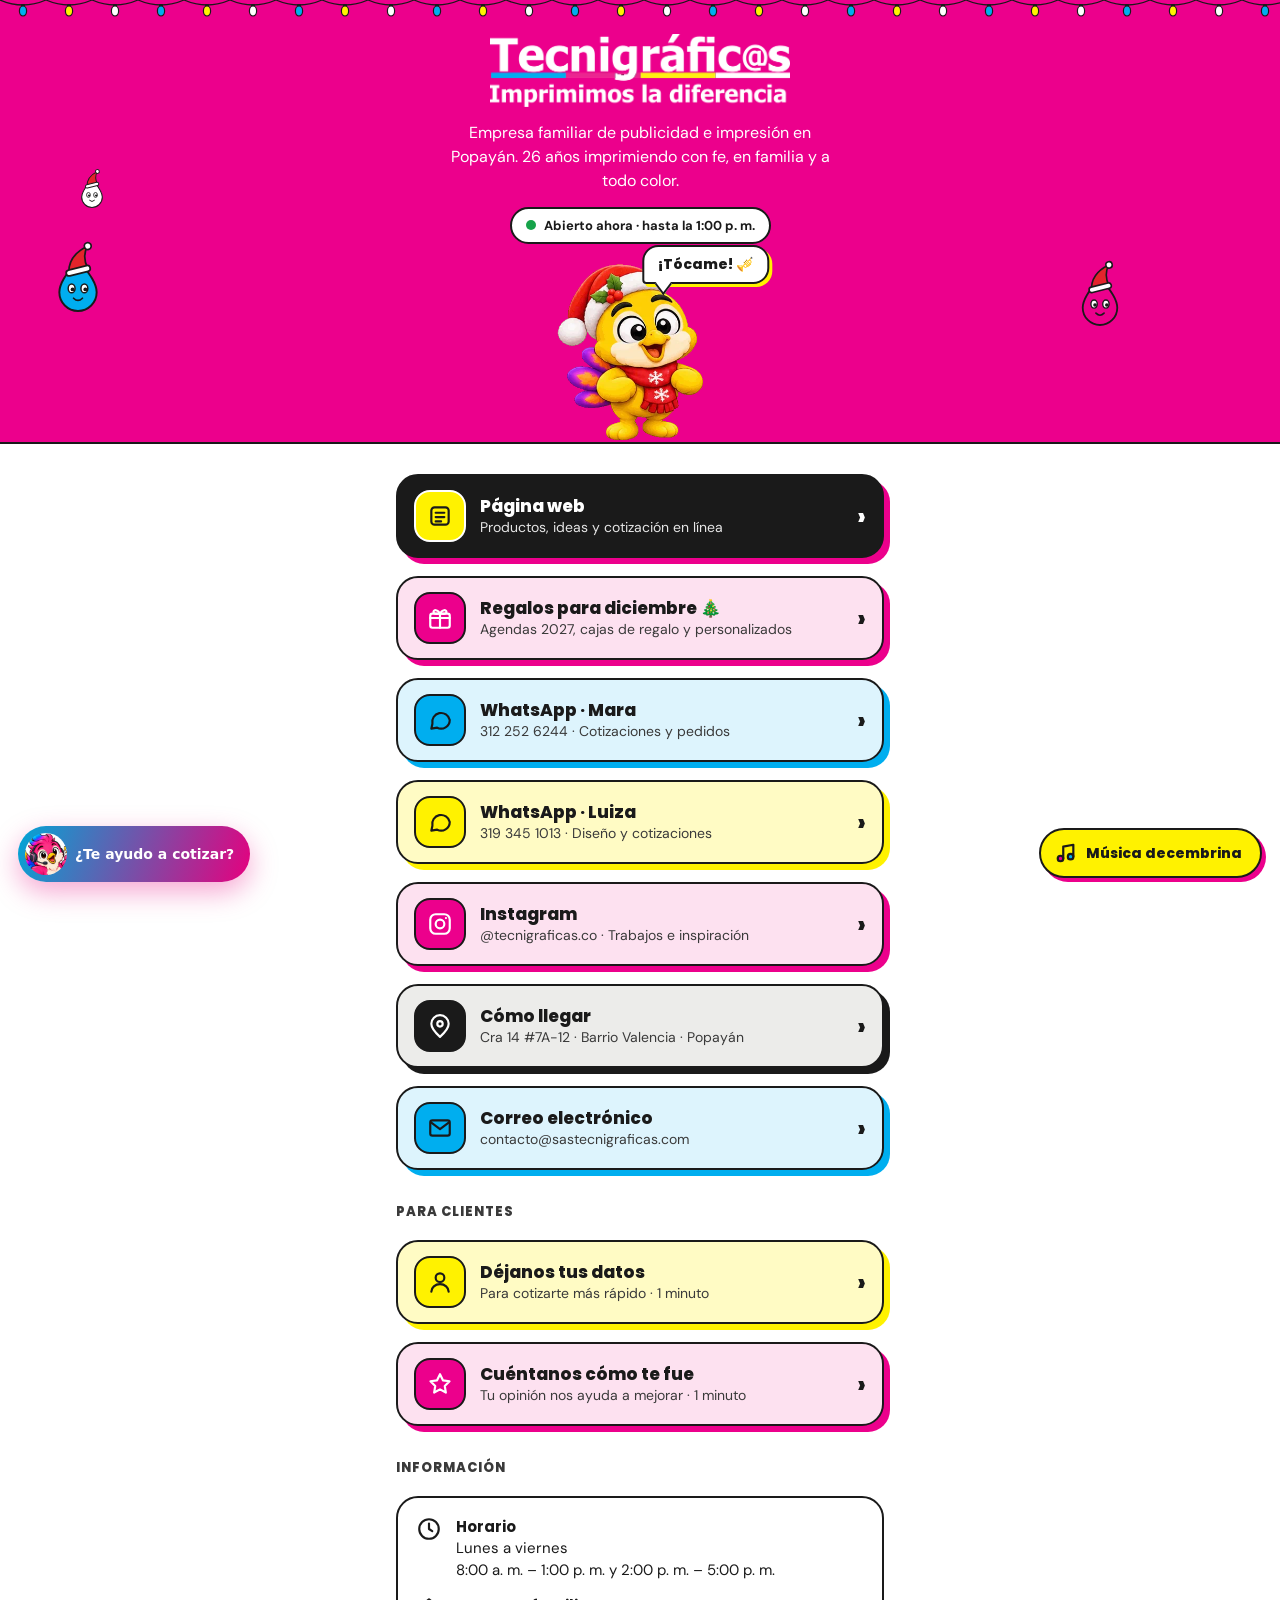
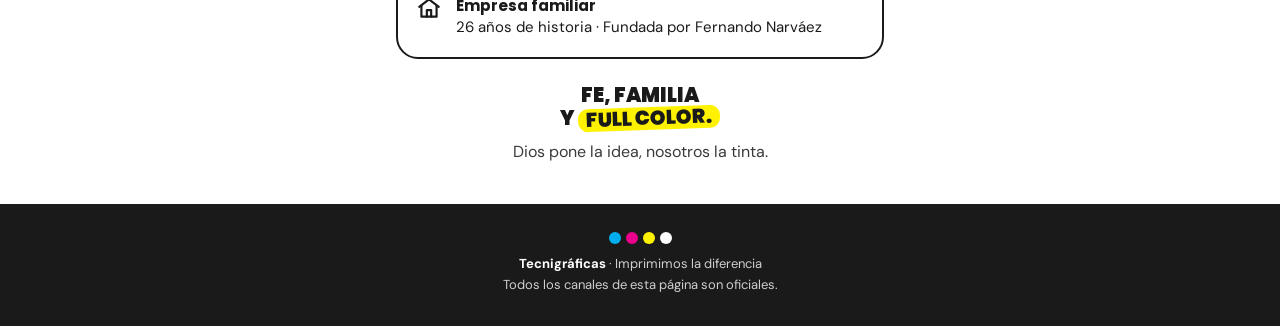
<file: links.html>
<!doctype html>
<html lang="es">
<head><link rel="icon" type="image/png" sizes="32x32" href="favicon-32.png"><link rel="apple-touch-icon" href="icon-180.png">
<meta charset="utf-8">
<meta name="viewport" content="width=device-width, initial-scale=1">
<title>Tecnigráficas · Todos nuestros enlaces</title>
<meta name="description" content="Página web, WhatsApp, Instagram y ubicación de Tecnigráficas, empresa familiar de publicidad e impresión en Popayán.">
<meta name="theme-color" content="#FFF200">
<link rel="preconnect" href="https://fonts.googleapis.com">
<link rel="preconnect" href="https://fonts.gstatic.com" crossorigin>
<link href="https://fonts.googleapis.com/css2?family=Poppins:wght@700;800;900&family=DM+Sans:wght@400;500;700&display=swap" rel="stylesheet">
<style>
:root{--cian:#00AEEF;--magenta:#EC008C;--amarillo:#FFF200;--negro:#1A1A1A;--suave:#3A3A3A;--borde:2.5px solid #1A1A1A;--display:'Poppins',system-ui,sans-serif;--body:'DM Sans',system-ui,sans-serif}
*{box-sizing:border-box}
html,body{margin:0}
body{min-height:100vh;background:#fff;color:var(--negro);font-family:var(--body);-webkit-font-smoothing:antialiased;overflow-x:hidden}
.top{background:var(--magenta);color:#fff;border-bottom:var(--borde);padding:28px 16px 0;position:relative;overflow:hidden}
.top-in{max-width:520px;margin:0 auto;display:flex;flex-direction:column;align-items:center;text-align:center;gap:14px}
.logo{width:min(300px,78vw);height:auto;display:block}
.donfer{width:190px;height:auto;display:block;margin-bottom:-6px;animation:bob 3.2s ease-in-out infinite}
@keyframes bob{0%,100%{transform:translateY(0) rotate(-2deg)}50%{transform:translateY(-8px) rotate(2deg)}}
.tagline{margin:0;font-family:var(--display);font-weight:900;font-size:clamp(26px,7.5vw,34px);line-height:1;letter-spacing:-.02em;text-transform:uppercase}
.sub{margin:0;font-size:16px;line-height:1.5;color:#fff;max-width:400px}
.chip{display:inline-flex;align-items:center;gap:8px;padding:8px 14px;border:var(--borde);border-radius:999px;background:#fff;font-weight:700;font-size:13px;color:var(--negro)}
.chip i{width:10px;height:10px;border-radius:50%;background:#16a34a;display:inline-block}
.chip.closed i{background:#c43838}
.gotas{position:absolute;inset:0;pointer-events:none}
.gotas svg{position:absolute}
main{max-width:520px;margin:0 auto;padding:30px 16px 40px;display:flex;flex-direction:column;gap:18px}
.link{display:grid;grid-template-columns:52px 1fr 28px;align-items:center;gap:14px;padding:14px 16px;border:var(--borde);border-radius:22px;text-decoration:none;color:var(--negro);background:var(--t);box-shadow:6px 6px 0 var(--c);transition:transform .12s ease,box-shadow .12s ease;min-height:76px}
.link:hover{transform:translate(-2px,-2px);box-shadow:8px 8px 0 var(--c)}
.link:active{transform:translate(3px,3px);box-shadow:3px 3px 0 var(--c)}
.link:focus-visible{outline:3px solid var(--cian);outline-offset:3px}
.ico{width:52px;height:52px;border-radius:16px;border:var(--borde);background:var(--c);display:grid;place-items:center;color:var(--ic,#1A1A1A)}
.ico svg{width:26px;height:26px}
.copy strong{display:block;font-family:var(--display);font-weight:800;font-size:17px;line-height:1.2}
.copy span{display:block;font-size:14px;color:var(--suave);margin-top:2px}
.arrow{font-family:var(--display);font-weight:900;font-size:24px;text-align:right}
.link.main{background:var(--negro);color:#fff;--c:var(--magenta);box-shadow:6px 6px 0 var(--magenta)}
.link.main .copy span{color:#E6E6E6}
.link.main .ico{background:var(--amarillo);border-color:#fff}
.c{--c:#00AEEF;--t:#DDF4FD}.m{--c:#EC008C;--t:#FDE1F0;--ic:#fff}.y{--c:#FFF200;--t:#FFFBC4}.k{--c:#1A1A1A;--t:#ECECEA;--ic:#fff}
.hidden{display:none!important}
.sec-title{margin:14px 0 0;font-family:var(--display);font-weight:800;font-size:13px;letter-spacing:.08em;text-transform:uppercase;color:var(--suave)}
.info{border:var(--borde);border-radius:22px;padding:18px;display:flex;flex-direction:column;gap:14px;background:#fff}
.info-row{display:grid;grid-template-columns:28px 1fr;gap:12px;align-items:start;font-size:15px;line-height:1.45}
.info-row svg{width:26px;height:26px}
.info-row strong{display:block;font-family:var(--display);font-size:15px}
.quote{margin:8px 0 0;text-align:center;font-family:var(--display);font-weight:900;font-size:20px;line-height:1.15;text-transform:uppercase}
.quote mark{background:var(--amarillo);padding:0 8px;border-radius:10px;color:inherit;display:inline-block;transform:rotate(-2deg)}
footer{border-top:var(--borde);background:var(--negro);color:#CFCFCF;text-align:center;padding:26px 16px 30px;font-size:13px;line-height:1.6}
footer .dots{display:flex;justify-content:center;gap:5px;margin-bottom:10px}
footer .dots i{width:12px;height:12px;border-radius:50%;display:block}
/* entrada: los botones caen como stickers */
main>.link,main>.info,main>.sec-title,main>.quote,main>.sub{opacity:0;animation:caer .7s cubic-bezier(.2,1.4,.4,1) forwards;animation-delay:calc(.25s + var(--i,0) * .12s)}
@keyframes caer{0%{opacity:0;transform:translateY(-70px) rotate(var(--rot,-4deg))}60%{opacity:1}100%{opacity:1;transform:translateY(0) rotate(0)}}
.gotas svg{animation:flota 3.4s ease-in-out infinite;animation-delay:var(--d,0s)}
@keyframes flota{0%,100%{transform:translateY(0) rotate(var(--r,0deg))}50%{transform:translateY(-14px) rotate(calc(var(--r,0deg) * -1))}}
.top-in>*{opacity:0;animation:aparecer .6s ease-out forwards}
.top-in>*:nth-child(2){animation-delay:.08s}.top-in>*:nth-child(3){animation-delay:.16s}
.top-in>.donfer{opacity:0;animation:entraFer .9s cubic-bezier(.2,1.5,.4,1) .2s forwards,bob 3.2s ease-in-out 1.1s infinite}
@keyframes aparecer{from{opacity:0;transform:translateY(10px)}to{opacity:1;transform:none}}
@keyframes entraFer{0%{opacity:0;transform:translateY(120px) scale(.7)}100%{opacity:1;transform:translateY(0) scale(1)}}
@media (prefers-reduced-motion:reduce){.donfer,.top-in>*,.top-in>.donfer,main>*,.gotas svg{animation:none!important;opacity:1!important}.link{transition:none}}
</style>
</head>
<body>

<header class="top">
  <div class="gotas" aria-hidden="true" id="gotas"></div>
  <div class="top-in">
    <img class="logo" src="logo-blanco.webp" alt="Tecnigráficas · Imprimimos la diferencia" width="640" height="155">
    <p class="sub">Empresa familiar de publicidad e impresión en Popayán. 26 años imprimiendo con fe, en familia y a todo color.</p>
    <span class="chip" id="openChip"><i></i><span id="openText">Lun a vie · 8:00 a. m. – 1:00 p. m. y 2:00 – 5:00 p. m.</span></span>
    <img class="donfer" src="donfer-saluda.webp" alt="Don Fer, el fénix de Tecnigráficas, saludando" width="420" height="415">
  </div>
</header>

<main>
  <a class="link main" href="/">
    <span class="ico" aria-hidden="true"><svg viewBox="0 0 24 24" fill="none" stroke="#1A1A1A" stroke-width="2" stroke-linecap="round" stroke-linejoin="round"><rect x="4" y="4" width="16" height="16" rx="3"/><path d="M8 9h8M8 13h8M8 17h5"/></svg></span>
    <span class="copy"><strong>Página web</strong><span>Productos, ideas y cotización en línea</span></span>
    <span class="arrow" aria-hidden="true">›</span>
  </a>

  <a class="link c" href="https://wa.me/573122526244?text=Hola%2C%20Tecnigr%C3%A1ficas.%20Quiero%20hacer%20una%20cotizaci%C3%B3n." target="_blank" rel="noopener">
    <span class="ico" aria-hidden="true"><svg viewBox="0 0 24 24" fill="none" stroke="currentColor" stroke-width="2" stroke-linecap="round" stroke-linejoin="round"><path d="M21 12a8 8 0 0 1-11.6 7.1L4 20l1-4.6A8 8 0 1 1 21 12z"/></svg></span>
    <span class="copy"><strong>WhatsApp · Mara</strong><span>312 252 6244 · Cotizaciones y pedidos</span></span>
    <span class="arrow" aria-hidden="true">›</span>
  </a>

  <a class="link y" href="https://wa.me/573193451013?text=Hola%2C%20Tecnigr%C3%A1ficas.%20Quiero%20hacer%20una%20cotizaci%C3%B3n." target="_blank" rel="noopener">
    <span class="ico" aria-hidden="true"><svg viewBox="0 0 24 24" fill="none" stroke="currentColor" stroke-width="2" stroke-linecap="round" stroke-linejoin="round"><path d="M21 12a8 8 0 0 1-11.6 7.1L4 20l1-4.6A8 8 0 1 1 21 12z"/></svg></span>
    <span class="copy"><strong>WhatsApp · Luiza</strong><span>319 345 1013 · Diseño y cotizaciones</span></span>
    <span class="arrow" aria-hidden="true">›</span>
  </a>

  <a class="link m" href="https://www.instagram.com/tecnigraficas.co/" target="_blank" rel="noopener">
    <span class="ico" aria-hidden="true"><svg viewBox="0 0 24 24" fill="none" stroke="currentColor" stroke-width="2" stroke-linecap="round" stroke-linejoin="round"><rect x="3" y="3" width="18" height="18" rx="5"/><circle cx="12" cy="12" r="4"/><circle cx="17.5" cy="6.5" r="1" fill="currentColor" stroke="none"/></svg></span>
    <span class="copy"><strong>Instagram</strong><span>@tecnigraficas.co · Trabajos e inspiración</span></span>
    <span class="arrow" aria-hidden="true">›</span>
  </a>

  <a class="link k" href="https://maps.app.goo.gl/Uru6MEqHwzwhdLVY8" target="_blank" rel="noopener">
    <span class="ico" aria-hidden="true"><svg viewBox="0 0 24 24" fill="none" stroke="currentColor" stroke-width="2" stroke-linecap="round" stroke-linejoin="round"><path d="M20 10c0 5-8 12-8 12S4 15 4 10a8 8 0 1 1 16 0Z"/><circle cx="12" cy="10" r="2.5"/></svg></span>
    <span class="copy"><strong>Cómo llegar</strong><span>Cra 14 #7A-12 · Barrio Valencia · Popayán</span></span>
    <span class="arrow" aria-hidden="true">›</span>
  </a>

  <a class="link c" href="mailto:contacto@sastecnigraficas.com">
    <span class="ico" aria-hidden="true"><svg viewBox="0 0 24 24" fill="none" stroke="currentColor" stroke-width="2" stroke-linecap="round" stroke-linejoin="round"><rect x="3" y="5" width="18" height="14" rx="2"/><path d="m4 7 8 6 8-6"/></svg></span>
    <span class="copy"><strong>Correo electrónico</strong><span>contacto@sastecnigraficas.com</span></span>
    <span class="arrow" aria-hidden="true">›</span>
  </a>

  <h2 class="sec-title">Para clientes</h2>

  <a class="link y" href="https://sistema.sastecnigraficas.com/registro">
    <span class="ico" aria-hidden="true"><svg viewBox="0 0 24 24" fill="none" stroke="currentColor" stroke-width="2" stroke-linecap="round" stroke-linejoin="round"><circle cx="12" cy="8" r="4"/><path d="M4 21c0-4 3.6-7 8-7s8 3 8 7"/></svg></span>
    <span class="copy"><strong>Déjanos tus datos</strong><span>Para cotizarte más rápido · 1 minuto</span></span>
    <span class="arrow" aria-hidden="true">›</span>
  </a>

  <a class="link m" href="https://sistema.sastecnigraficas.com/encuesta">
    <span class="ico" aria-hidden="true"><svg viewBox="0 0 24 24" fill="none" stroke="currentColor" stroke-width="2" stroke-linecap="round" stroke-linejoin="round"><path d="m12 3 2.7 5.6 6.1.9-4.4 4.3 1 6.1L12 17l-5.4 2.9 1-6.1L3.2 9.5l6.1-.9L12 3z"/></svg></span>
    <span class="copy"><strong>Cuéntanos cómo te fue</strong><span>Tu opinión nos ayuda a mejorar · 1 minuto</span></span>
    <span class="arrow" aria-hidden="true">›</span>
  </a>

  <a class="link m hidden" id="facebookLink" href="#" target="_blank" rel="noopener">
    <span class="ico" aria-hidden="true"><svg viewBox="0 0 24 24" fill="currentColor"><path d="M14 8h3V4h-3c-3 0-5 2-5 5v2H6v4h3v9h4v-9h3l1-4h-4V9c0-.7.3-1 1-1Z"/></svg></span>
    <span class="copy"><strong>Facebook</strong><span>Síguenos</span></span>
    <span class="arrow" aria-hidden="true">›</span>
  </a>

  <a class="link y hidden" id="tiktokLink" href="#" target="_blank" rel="noopener">
    <span class="ico" aria-hidden="true"><svg viewBox="0 0 24 24" fill="currentColor"><path d="M15 3c.4 2.2 1.7 3.6 4 4v4c-1.6-.1-3-.6-4-1.4V16a6 6 0 1 1-6-6h1v4a2 2 0 1 0 1 2V3h4Z"/></svg></span>
    <span class="copy"><strong>TikTok</strong><span>Mira nuestros videos</span></span>
    <span class="arrow" aria-hidden="true">›</span>
  </a>

  <h2 class="sec-title">Información</h2>
  <div class="info">
    <div class="info-row"><svg viewBox="0 0 24 24" fill="none" stroke="#1A1A1A" stroke-width="2" stroke-linecap="round" stroke-linejoin="round" aria-hidden="true"><circle cx="12" cy="12" r="9"/><path d="M12 7v5l3 2"/></svg><div><strong>Horario</strong>Lunes a viernes<br>8:00 a. m. – 1:00 p. m. y 2:00 p. m. – 5:00 p. m.</div></div>
    <div class="info-row"><svg viewBox="0 0 24 24" fill="none" stroke="#1A1A1A" stroke-width="2" stroke-linecap="round" stroke-linejoin="round" aria-hidden="true"><path d="M3 11l9-7 9 7"/><path d="M5 10v10h14V10"/><path d="M10 20v-6h4v6"/></svg><div><strong>Empresa familiar</strong>26 años de historia · Fundada por Fernando Narváez</div></div>
  </div>

  <p class="quote">Fe, familia<br>y <mark>full color.</mark></p>
  <p class="sub" style="text-align:center;margin:-8px auto 0;color:#3A3A3A">Dios pone la idea, nosotros la tinta.</p>
</main>

<footer>
  <div class="dots" aria-hidden="true"><i style="background:#00AEEF"></i><i style="background:#EC008C"></i><i style="background:#FFF200"></i><i style="background:#fff"></i></div>
  <strong style="color:#fff">Tecnigráficas</strong> · Imprimimos la diferencia<br>Todos los canales de esta página son oficiales.
</footer>

<script>
(()=>{
  // Para mostrar Facebook o TikTok, pega aquí el enlace completo.
  const SOCIAL_LINKS={facebook:"",tiktok:""};
  for(const [key,url] of Object.entries(SOCIAL_LINKS)){if(!url)continue;const el=document.getElementById(key+"Link");if(el){el.href=url;el.classList.remove("hidden")}}

  // Abierto / cerrado según la hora de Colombia
  try{
    const parts=new Intl.DateTimeFormat("en-US",{timeZone:"America/Bogota",weekday:"short",hour:"numeric",minute:"numeric",hour12:false}).formatToParts(new Date());
    const get=t=>parts.find(p=>p.type===t)?.value;
    const day=get("weekday"),mins=Number(get("hour"))%24*60+Number(get("minute"));
    const weekday=!["Sat","Sun"].includes(day),morning=mins>=480&&mins<780,afternoon=mins>=840&&mins<1020,lunch=mins>=780&&mins<840;
    const open=weekday&&(morning||afternoon);
    document.getElementById("openText").textContent=open?(morning?"Abierto ahora · hasta la 1:00 p. m.":"Abierto ahora · hasta las 5:00 p. m."):(weekday&&lunch?"En almuerzo · volvemos a las 2:00 p. m.":"Cerrado ahora · Lun a vie 8 a. m. – 1 p. m. y 2 – 5 p. m.");
    document.getElementById("openChip").classList.toggle("closed",!open);
  }catch(_){}

  // Orden de caída de los botones
  document.querySelectorAll("main>.link:not(.hidden),main>.sec-title,main>.info,main>.quote,main>.sub").forEach((el,i)=>{el.style.setProperty("--i",i);el.style.setProperty("--rot",(i%2?4:-4)+"deg")});

  // Gotas decorativas
  const g=(c,x,y,s,r,d=0)=>`<svg style="left:${x};top:${y};--r:${r}deg;--d:${d}s" width="${s}" height="${Math.round(s*1.04)}" viewBox="-5 -2 110 114"><path d="M50 4 C38 22 12 48 12 72 A38 38 0 0 0 88 72 C88 48 62 22 50 4 Z" fill="${c}" stroke="#1A1A1A" stroke-width="4"/><ellipse cx="37" cy="64" rx="7" ry="9" fill="#fff" stroke="#1A1A1A" stroke-width="3"/><circle cx="39" cy="66" r="4" fill="#1A1A1A"/><ellipse cx="63" cy="64" rx="7" ry="9" fill="#fff" stroke="#1A1A1A" stroke-width="3"/><circle cx="65" cy="66" r="4" fill="#1A1A1A"/><path d="M41 84 Q50 93 59 84" fill="none" stroke="#1A1A1A" stroke-width="3.5" stroke-linecap="round"/></svg>`;
  document.getElementById("gotas").innerHTML=g("#00AEEF","4%","58%",54,-14,0)+g("#EC008C","84%","62%",50,12,-1.3)+g("#FFFFFF","6%","40%",30,10,-2.1);
})();
</script>
<link rel="stylesheet" href="navidad.css?v=9">
<script src="navidad.js?v=13" defer></script>
<script src="donfer-chat.js" defer></script>
</body>
</html>
</file>
<file: navidad.css>
/* Navidad sutil (se activa sola del 15 de noviembre al 6 de enero; ver navidad.js) */

/* ----- Luces CMYK bajo el menú ----- */
.navidad .nav{position:sticky}
.luces{position:absolute;left:0;right:0;bottom:-13px;height:20px;pointer-events:none;z-index:1;overflow:visible}
.luces svg{display:block;width:100%;height:20px;overflow:hidden}
.luces .foco{transform-box:fill-box;transform-origin:50% 0;animation:titila 2.6s ease-in-out infinite;animation-delay:var(--d,0s)}
@keyframes titila{0%,100%{opacity:1;filter:drop-shadow(0 0 3px var(--g))}50%{opacity:.45;filter:none}}

.luces.arriba{top:-2px;bottom:auto;z-index:2}
.navidad header.top .top-in{position:relative;z-index:1}
.navidad header.top{padding-top:34px}

/* ----- Nieve de tinta en la portada ----- */
.navidad .hero{position:relative}
.navidad .hero>.hero-copy,.navidad .hero>.hero-art{position:relative;z-index:1}
.nieve{position:fixed;inset:0;overflow:hidden;pointer-events:none;z-index:30}
.nieve i{position:absolute;top:-14px;left:var(--x);width:var(--s);height:var(--s);border-radius:50%;background:var(--c);opacity:var(--o,.55);
  animation:cae var(--t) linear var(--d) infinite}
.nieve i.b{background:#fff;box-shadow:0 0 0 1.5px #d6dde3}
@keyframes cae{0%{transform:translate(0,0)}25%{transform:translate(14px,25vh)}50%{transform:translate(-10px,50vh)}75%{transform:translate(12px,75vh)}100%{transform:translate(0,105vh)}}

/* ----- Gorrito en las gotas CMYK ----- */
svg.gota-navidad{overflow:visible}

/* ----- Franja de regalos ----- */
.regalos{padding:10px 0 90px}
.reg-head{text-align:center;display:flex;flex-direction:column;align-items:center;gap:14px;margin-bottom:38px}
.reg-head .lead{text-align:center}
.reg-grid{display:grid;grid-template-columns:repeat(4,minmax(0,1fr));gap:22px}
.reg-grid .tile{text-decoration:none;color:inherit;min-height:190px}
.reg-grid .tile .ico{font-size:34px;line-height:1;display:block;margin-bottom:10px}
.reg-sello{display:inline-flex;align-items:center;gap:8px;padding:8px 16px;border:var(--borde);border-radius:999px;font-weight:700;font-size:13px;letter-spacing:.05em;background:#fff}
.reg-sello i{width:10px;height:10px;border-radius:50%;background:#E3242B;display:block;box-shadow:14px 0 0 #2E8B57}
.reg-sello i{margin-right:14px}
@media (max-width:1000px){.reg-grid{grid-template-columns:repeat(2,minmax(0,1fr))}}
@media (max-width:640px){.regalos{padding-bottom:60px}.reg-grid{gap:14px}.reg-grid .tile{min-height:150px}.reg-grid .tile .ico{font-size:28px;margin-bottom:6px}}

@media (prefers-reduced-motion:reduce){.luces .foco,.nieve i{animation:none}.nieve{display:none}}

/* ----- Botón de música navideña ----- */
.musica{position:fixed;right:18px;bottom:22px;z-index:60;height:50px;padding:0 18px 0 14px;border-radius:999px;border:2.5px solid #1A1A1A;background:#FFF200;color:#1A1A1A;
  display:inline-flex;align-items:center;gap:9px;cursor:pointer;font:800 14px 'Poppins',system-ui,sans-serif;box-shadow:4px 4px 0 #EC008C;
  transition:transform .2s cubic-bezier(.3,1.6,.5,1),background .2s,box-shadow .2s,color .2s;animation:musicaIn .7s cubic-bezier(.3,1.6,.5,1) 2.2s backwards}
.musica:hover{transform:translateY(-2px) rotate(-2deg)}
.musica:active{transform:scale(.94)}
.musica:focus-visible{outline:3px solid #00AEEF;outline-offset:3px}
.musica .nota{display:block;flex:0 0 auto;animation:notaBaila 1.6s ease-in-out infinite}
@keyframes notaBaila{0%,100%{transform:rotate(-8deg)}50%{transform:rotate(8deg) translateY(-2px)}}
@keyframes musicaIn{from{opacity:0;transform:translateY(30px) scale(.6)}}
.musica .ondas{display:none;align-items:flex-end;gap:3px;height:20px}
.musica .ondas i{width:4px;border-radius:2px;background:#fff;animation:onda .9s ease-in-out infinite}
.musica .ondas i:nth-child(2){animation-delay:-.3s}.musica .ondas i:nth-child(3){animation-delay:-.6s}
@keyframes onda{0%,100%{height:5px}50%{height:18px}}
.musica.on{background:#EC008C;color:#fff;box-shadow:4px 4px 0 #1A1A1A}
.musica.on .nota{display:none}.musica.on .ondas{display:flex}
.musica-tip{position:fixed;right:18px;bottom:84px;z-index:60;background:#fff;border:2.5px solid #1A1A1A;border-radius:16px 16px 4px 16px;padding:8px 14px;
  font:700 14px 'DM Sans',system-ui,sans-serif;color:#1A1A1A;box-shadow:3px 3px 0 #00AEEF;cursor:pointer;opacity:0;transform:translateY(10px) scale(.9);transform-origin:100% 100%;pointer-events:none;transition:opacity .3s,transform .4s cubic-bezier(.3,1.6,.5,1)}
.musica-tip.on{opacity:1;transform:none;pointer-events:auto}
@media (max-width:640px){.musica{height:44px;right:12px;bottom:16px;padding:0 14px 0 11px;font-size:12.5px}.musica-tip{right:12px;bottom:70px;font-size:13px}}
@media (prefers-reduced-motion:reduce){.musica,.musica .nota{animation:none}.musica .ondas i{animation:none;height:12px}}
/* si aparece el botón flotante "Mi solicitud", la música sube */
body:has(#floatCart:not(.hidden)) .musica{bottom:84px}
body:has(#floatCart:not(.hidden)) .musica-tip{bottom:146px}

/* ----- Reproductor de YouTube (música decembrina) ----- */
.yt-card{position:fixed;right:18px;bottom:84px;z-index:60;width:256px;background:#fff;border:2.5px solid #1A1A1A;border-radius:18px;overflow:hidden;box-shadow:4px 4px 0 #EC008C;
  transform:translateY(calc(100% + 120px));opacity:0;pointer-events:none;transition:transform .5s cubic-bezier(.3,1.3,.5,1),opacity .3s}
.yt-card.on{transform:none;opacity:1;pointer-events:auto}
.yt-head{display:flex;align-items:center;justify-content:space-between;gap:8px;padding:6px 8px 6px 12px;font:800 12.5px 'Poppins',system-ui,sans-serif;background:#FFF200;border-bottom:2px solid #1A1A1A}
.yt-x{width:26px;height:26px;border-radius:50%;border:2px solid #1A1A1A;background:#fff;font-weight:900;cursor:pointer;line-height:1}
.yt-frame{position:relative;width:100%;aspect-ratio:16/9;background:#000}
.yt-frame iframe,.yt-frame>div{position:absolute;inset:0;width:100%;height:100%;border:0}
@media (max-width:640px){.yt-card{width:210px;right:12px;bottom:70px}}
body:has(#floatCart:not(.hidden)) .yt-card{bottom:146px}
body:has(#drawer:not(.hidden)) .yt-card{opacity:0;pointer-events:none}

/* ----- "¡Tócame!": Don Fer pone la música ----- */
.fer-toca{cursor:pointer;pointer-events:auto}
.fer-toca:focus-visible{outline:3px solid #00AEEF;outline-offset:4px;border-radius:20px}
.toca-fer{position:absolute;z-index:6;transform:translate(-10%,-100%);white-space:nowrap;border:2.5px solid #1A1A1A;background:#fff;color:#1A1A1A;
  font:800 14px 'Poppins',system-ui,sans-serif;padding:7px 14px;border-radius:16px 16px 16px 4px;box-shadow:3px 3px 0 #FFF200;cursor:pointer;
  animation:tocaPulso 1.8s ease-in-out infinite;transition:opacity .3s}
.toca-fer::after{content:"";position:absolute;left:12px;bottom:-9px;width:12px;height:12px;background:#fff;border-right:2.5px solid #1A1A1A;border-bottom:2.5px solid #1A1A1A;transform:rotate(45deg) skew(8deg,8deg)}
.top-in>.toca-fer{opacity:1}
.toca-fer.hide,.top-in>.toca-fer.hide{opacity:0;pointer-events:none}
@keyframes tocaPulso{0%,100%{transform:translate(-10%,-100%) scale(1)}50%{transform:translate(-10%,-100%) scale(1.08) rotate(-2deg)}}
@media (max-width:640px){.toca-fer{font-size:12.5px;padding:6px 11px}}
@media (prefers-reduced-motion:reduce){.toca-fer{animation:none}}
</file>
